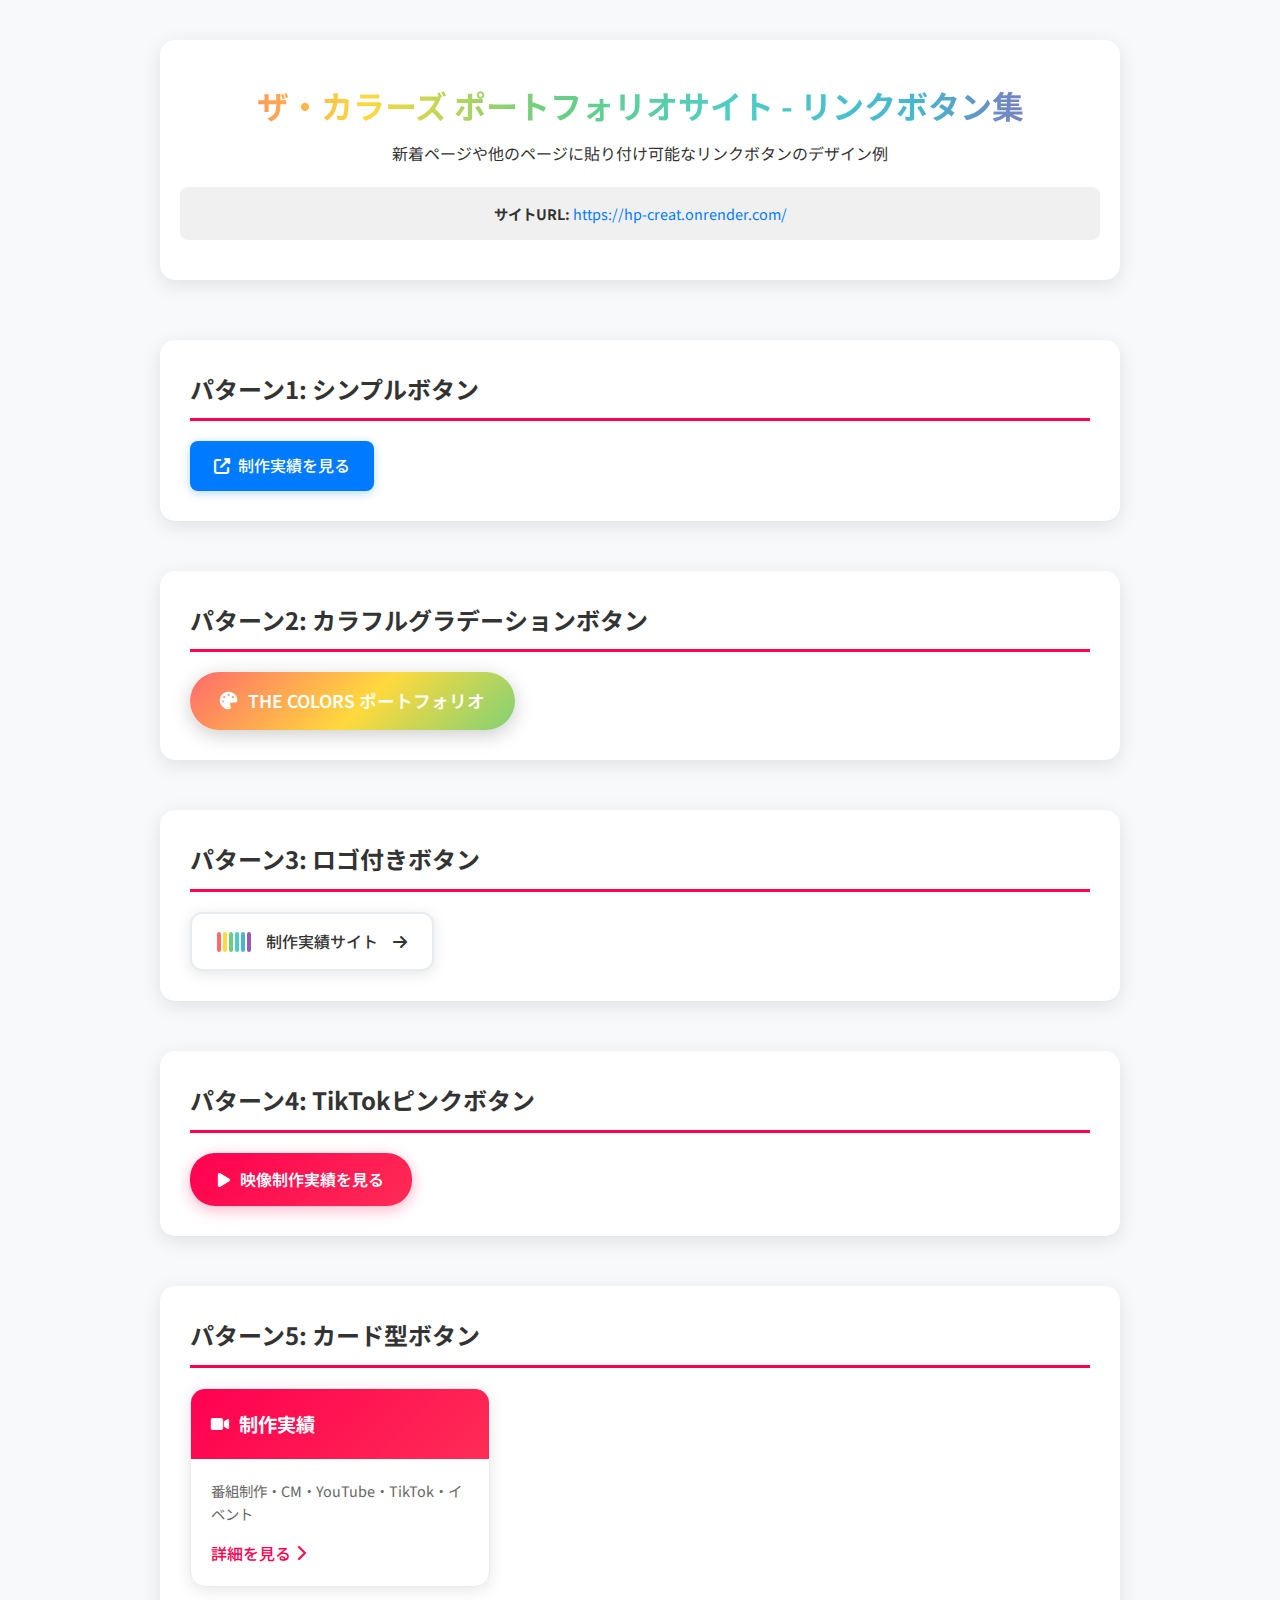
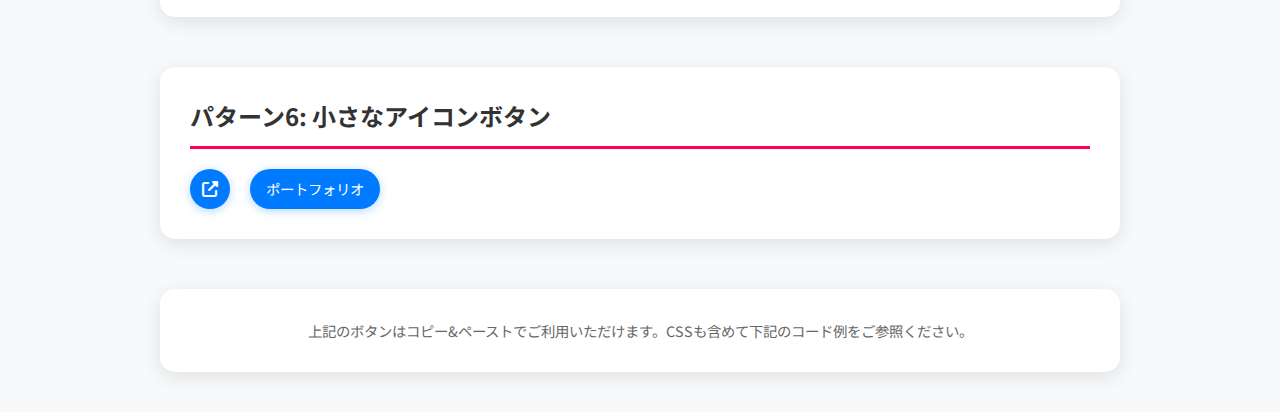
<file: link-buttons.html>
<!DOCTYPE html>
<html lang="ja">
<head>
    <meta charset="UTF-8">
    <meta name="viewport" content="width=device-width, initial-scale=1.0">
    <title>ザ・カラーズ ポートフォリオサイト - リンクボタン集</title>
    
    <!-- Google Fonts -->
    <link href="https://fonts.googleapis.com/css2?family=Noto+Sans+JP:wght@300;400;500;600;700&display=swap" rel="stylesheet">
    
    <!-- Font Awesome -->
    <link rel="stylesheet" href="https://cdn.jsdelivr.net/npm/@fortawesome/fontawesome-free@6.4.0/css/all.min.css">
    
    <link rel="stylesheet" href="css/link-buttons.css">
</head>
<body>
    <div class="container">
        <header class="page-header">
            <h1>ザ・カラーズ ポートフォリオサイト - リンクボタン集</h1>
            <p>新着ページや他のページに貼り付け可能なリンクボタンのデザイン例</p>
            <div class="site-url">
                <strong>サイトURL:</strong> <a href="https://hp-creat.onrender.com/" target="_blank">https://hp-creat.onrender.com/</a>
            </div>
        </header>

        <main>
            <!-- パターン1: シンプルボタン -->
            <section class="button-section">
                <h2>パターン1: シンプルボタン</h2>
                <div class="button-preview">
                    <a href="https://hp-creat.onrender.com/" target="_blank" class="btn-simple">
                        <i class="fas fa-external-link-alt"></i>
                        制作実績を見る
                    </a>
                </div>
            </section>

            <!-- パターン2: カラフルグラデーションボタン -->
            <section class="button-section">
                <h2>パターン2: カラフルグラデーションボタン</h2>
                <div class="button-preview">
                    <a href="https://hp-creat.onrender.com/" target="_blank" class="btn-gradient">
                        <i class="fas fa-palette"></i>
                        THE COLORS ポートフォリオ
                    </a>
                </div>
            </section>

            <!-- パターン3: ロゴ付きボタン -->
            <section class="button-section">
                <h2>パターン3: ロゴ付きボタン</h2>
                <div class="button-preview">
                    <a href="https://hp-creat.onrender.com/" target="_blank" class="btn-logo">
                        <div class="btn-logo-stripes">
                            <div class="stripe stripe-1"></div>
                            <div class="stripe stripe-2"></div>
                            <div class="stripe stripe-3"></div>
                            <div class="stripe stripe-4"></div>
                            <div class="stripe stripe-5"></div>
                            <div class="stripe stripe-6"></div>
                        </div>
                        <span class="btn-text">制作実績サイト</span>
                        <i class="fas fa-arrow-right"></i>
                    </a>
                </div>
            </section>

            <!-- パターン4: TikTokピンクボタン -->
            <section class="button-section">
                <h2>パターン4: TikTokピンクボタン</h2>
                <div class="button-preview">
                    <a href="https://hp-creat.onrender.com/" target="_blank" class="btn-tiktok">
                        <i class="fas fa-play"></i>
                        映像制作実績を見る
                    </a>
                </div>
            </section>

            <!-- パターン5: カード型ボタン -->
            <section class="button-section">
                <h2>パターン5: カード型ボタン</h2>
                <div class="button-preview">
                    <a href="https://hp-creat.onrender.com/" target="_blank" class="btn-card">
                        <div class="btn-card-header">
                            <i class="fas fa-video"></i>
                            <h3>制作実績</h3>
                        </div>
                        <div class="btn-card-body">
                            <p>番組制作・CM・YouTube・TikTok・イベント</p>
                            <span class="btn-card-link">詳細を見る <i class="fas fa-chevron-right"></i></span>
                        </div>
                    </a>
                </div>
            </section>

            <!-- パターン6: 小さなアイコンボタン -->
            <section class="button-section">
                <h2>パターン6: 小さなアイコンボタン</h2>
                <div class="button-preview">
                    <a href="https://hp-creat.onrender.com/" target="_blank" class="btn-small">
                        <i class="fas fa-external-link-alt"></i>
                    </a>
                    <a href="https://hp-creat.onrender.com/" target="_blank" class="btn-small btn-small-text">
                        ポートフォリオ
                    </a>
                </div>
            </section>
        </main>

        <footer class="page-footer">
            <p>上記のボタンはコピー&ペーストでご利用いただけます。CSSも含めて下記のコード例をご参照ください。</p>
        </footer>
    </div>
</body>
</html>
</file>
<file: css/link-buttons.css>
/* Base Styles */
* {
    margin: 0;
    padding: 0;
    box-sizing: border-box;
}

body {
    font-family: 'Noto Sans JP', sans-serif;
    line-height: 1.6;
    color: #333;
    background: #f8f9fa;
}

.container {
    max-width: 1000px;
    margin: 0 auto;
    padding: 40px 20px;
}

.page-header {
    text-align: center;
    margin-bottom: 60px;
    padding: 40px 20px;
    background: white;
    border-radius: 15px;
    box-shadow: 0 5px 20px rgba(0,0,0,0.1);
}

.page-header h1 {
    font-size: 2rem;
    margin-bottom: 10px;
    background: linear-gradient(90deg, #FF6B6B, #FFD93D, #6BCF7F, #4ECDC4, #45B7D1, #9B59B6);
    -webkit-background-clip: text;
    -webkit-text-fill-color: transparent;
    background-clip: text;
}

.site-url {
    margin-top: 20px;
    padding: 15px;
    background: #f0f0f0;
    border-radius: 8px;
    font-size: 0.9rem;
}

.site-url a {
    color: #007bff;
    text-decoration: none;
}

/* Button Section Styles */
.button-section {
    margin-bottom: 50px;
    background: white;
    padding: 30px;
    border-radius: 15px;
    box-shadow: 0 5px 20px rgba(0,0,0,0.1);
}

.button-section h2 {
    font-size: 1.5rem;
    margin-bottom: 20px;
    color: #333;
    border-bottom: 3px solid #FF0050;
    padding-bottom: 10px;
}

.button-preview {
    display: flex;
    flex-wrap: wrap;
    gap: 20px;
    align-items: center;
}

/* パターン1: シンプルボタン */
.btn-simple {
    display: inline-flex;
    align-items: center;
    gap: 8px;
    padding: 12px 24px;
    background: #007bff;
    color: white;
    text-decoration: none;
    border-radius: 8px;
    font-weight: 500;
    transition: all 0.3s ease;
    box-shadow: 0 2px 10px rgba(0, 123, 255, 0.3);
}

.btn-simple:hover {
    background: #0056b3;
    transform: translateY(-2px);
    box-shadow: 0 4px 15px rgba(0, 123, 255, 0.4);
}

/* パターン2: カラフルグラデーションボタン */
.btn-gradient {
    display: inline-flex;
    align-items: center;
    gap: 10px;
    padding: 15px 30px;
    background: linear-gradient(135deg, #FF6B6B, #FFD93D, #6BCF7F, #4ECDC4, #45B7D1, #9B59B6);
    background-size: 300% 100%;
    color: white;
    text-decoration: none;
    border-radius: 50px;
    font-weight: 600;
    font-size: 1.1rem;
    transition: all 0.3s ease;
    box-shadow: 0 5px 20px rgba(0,0,0,0.2);
    animation: gradientShift 3s ease-in-out infinite;
}

.btn-gradient:hover {
    transform: translateY(-3px);
    box-shadow: 0 8px 25px rgba(0,0,0,0.3);
}

@keyframes gradientShift {
    0%, 100% { background-position: 0% 50%; }
    50% { background-position: 100% 50%; }
}

/* パターン3: ロゴ付きボタン */
.btn-logo {
    display: inline-flex;
    align-items: center;
    gap: 15px;
    padding: 15px 25px;
    background: white;
    color: #333;
    text-decoration: none;
    border-radius: 12px;
    border: 2px solid #e9ecef;
    font-weight: 500;
    transition: all 0.3s ease;
    box-shadow: 0 3px 15px rgba(0,0,0,0.1);
}

.btn-logo:hover {
    border-color: #FF0050;
    transform: translateY(-2px);
    box-shadow: 0 6px 20px rgba(255, 0, 80, 0.2);
}

.btn-logo-stripes {
    display: flex;
    gap: 2px;
    height: 20px;
}

.stripe {
    width: 4px;
    height: 20px;
    border-radius: 2px;
}

.stripe-1 { background: #FF6B6B; }
.stripe-2 { background: #FFD93D; }
.stripe-3 { background: #6BCF7F; }
.stripe-4 { background: #4ECDC4; }
.stripe-5 { background: #45B7D1; }
.stripe-6 { background: #9B59B6; }

/* パターン4: TikTokピンクボタン */
.btn-tiktok {
    display: inline-flex;
    align-items: center;
    gap: 10px;
    padding: 14px 28px;
    background: linear-gradient(135deg, #FF0050, #FE2C55);
    color: white;
    text-decoration: none;
    border-radius: 25px;
    font-weight: 600;
    transition: all 0.3s ease;
    box-shadow: 0 4px 15px rgba(255, 0, 80, 0.3);
}

.btn-tiktok:hover {
    background: linear-gradient(135deg, #E6004A, #E5284F);
    transform: translateY(-2px);
    box-shadow: 0 6px 20px rgba(255, 0, 80, 0.4);
}

/* パターン5: カード型ボタン */
.btn-card {
    display: block;
    max-width: 300px;
    background: white;
    text-decoration: none;
    border-radius: 15px;
    overflow: hidden;
    border: 1px solid #e9ecef;
    transition: all 0.3s ease;
    box-shadow: 0 3px 15px rgba(0,0,0,0.1);
}

.btn-card:hover {
    transform: translateY(-5px);
    box-shadow: 0 8px 25px rgba(0,0,0,0.15);
    border-color: #FF0050;
}

.btn-card-header {
    padding: 20px;
    background: linear-gradient(135deg, #FF0050, #FE2C55);
    color: white;
    display: flex;
    align-items: center;
    gap: 10px;
}

.btn-card-header h3 {
    margin: 0;
    font-size: 1.2rem;
}

.btn-card-body {
    padding: 20px;
    color: #333;
}

.btn-card-body p {
    margin-bottom: 15px;
    color: #666;
    font-size: 0.9rem;
}

.btn-card-link {
    color: #FF0050;
    font-weight: 500;
    display: flex;
    align-items: center;
    gap: 5px;
}

/* パターン6: 小さなアイコンボタン */
.btn-small {
    display: inline-flex;
    align-items: center;
    justify-content: center;
    width: 40px;
    height: 40px;
    background: #007bff;
    color: white;
    text-decoration: none;
    border-radius: 50%;
    transition: all 0.3s ease;
    box-shadow: 0 2px 10px rgba(0, 123, 255, 0.3);
}

.btn-small:hover {
    background: #0056b3;
    transform: scale(1.1);
}

.btn-small-text {
    width: auto;
    padding: 8px 16px;
    border-radius: 20px;
    font-size: 0.9rem;
}

/* Page Footer */
.page-footer {
    text-align: center;
    padding: 30px 20px;
    background: white;
    border-radius: 15px;
    box-shadow: 0 5px 20px rgba(0,0,0,0.1);
    color: #666;
    font-size: 0.9rem;
}

/* Responsive Design */
@media (max-width: 768px) {
    .container {
        padding: 20px 15px;
    }
    
    .page-header h1 {
        font-size: 1.5rem;
    }
    
    .button-section {
        padding: 20px;
    }
    
    .button-preview {
        flex-direction: column;
        align-items: flex-start;
    }
    
    .btn-card {
        max-width: 100%;
    }
}
</file>
